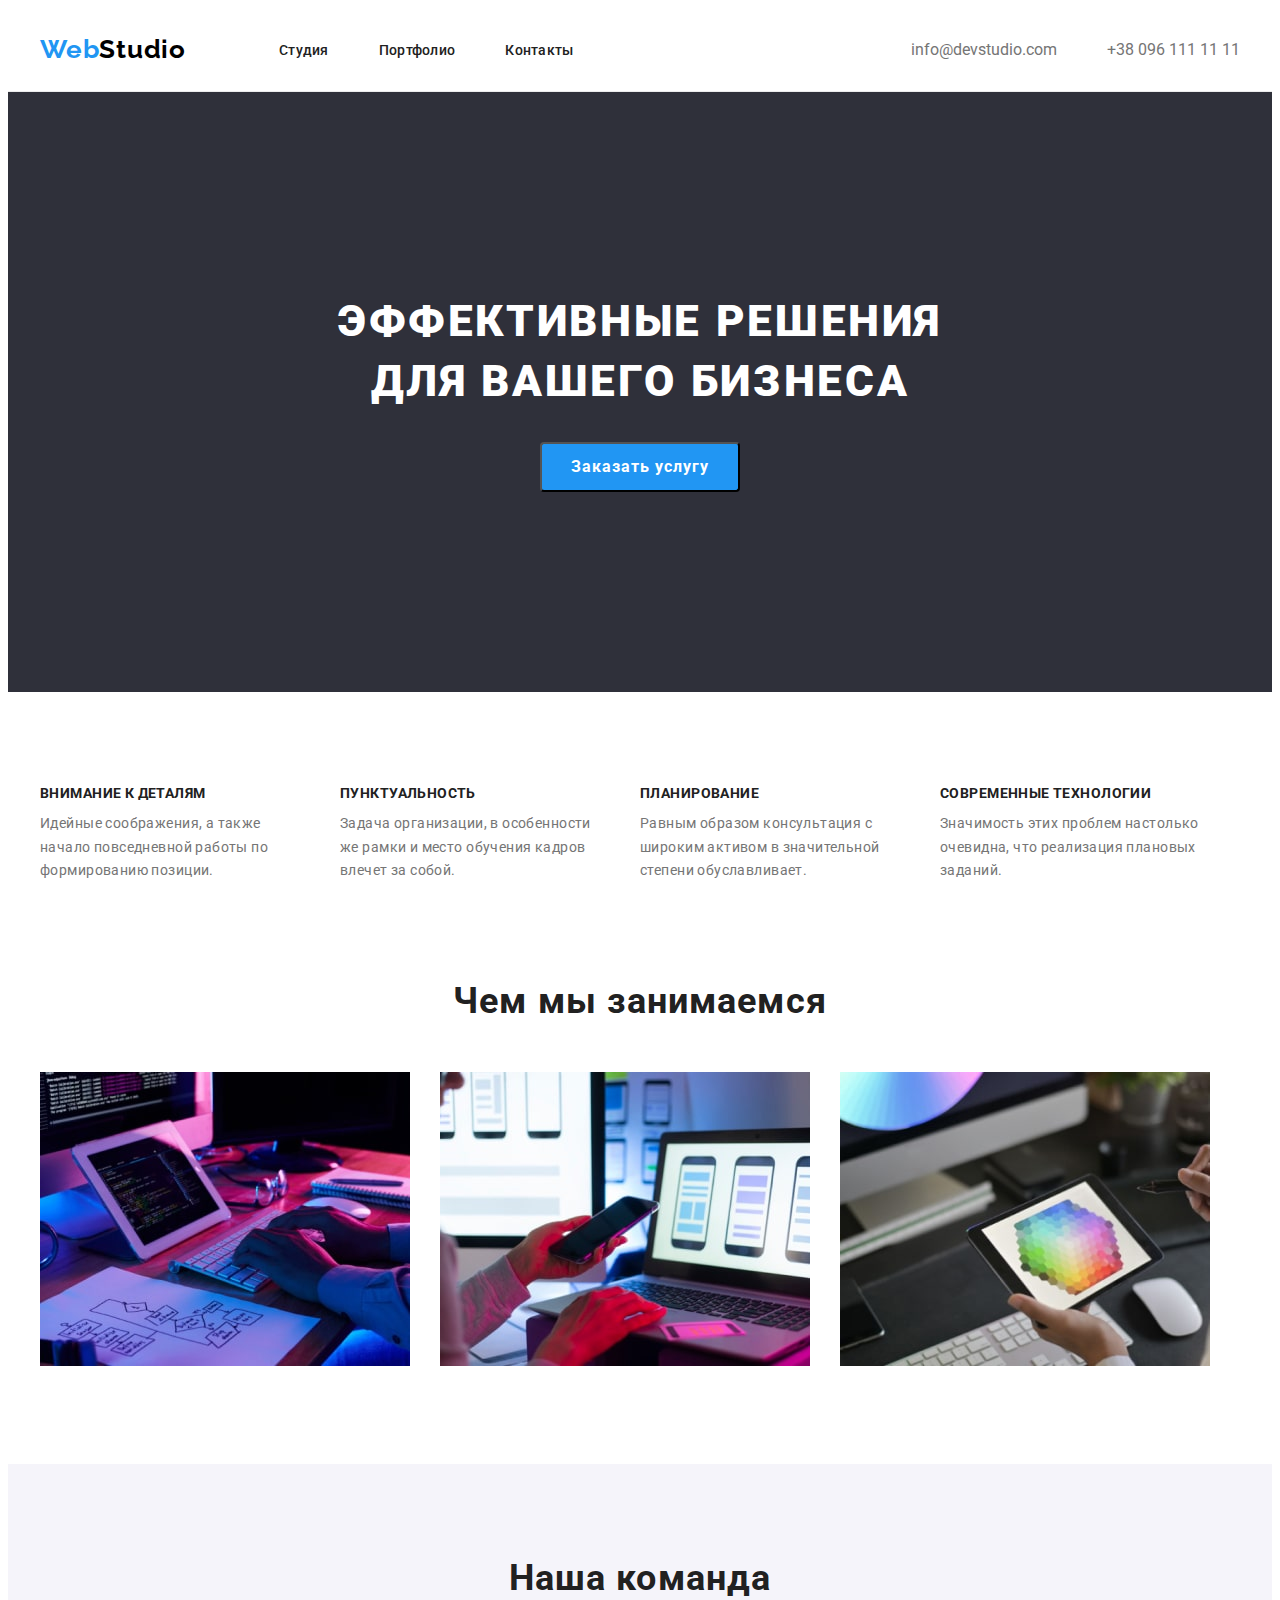
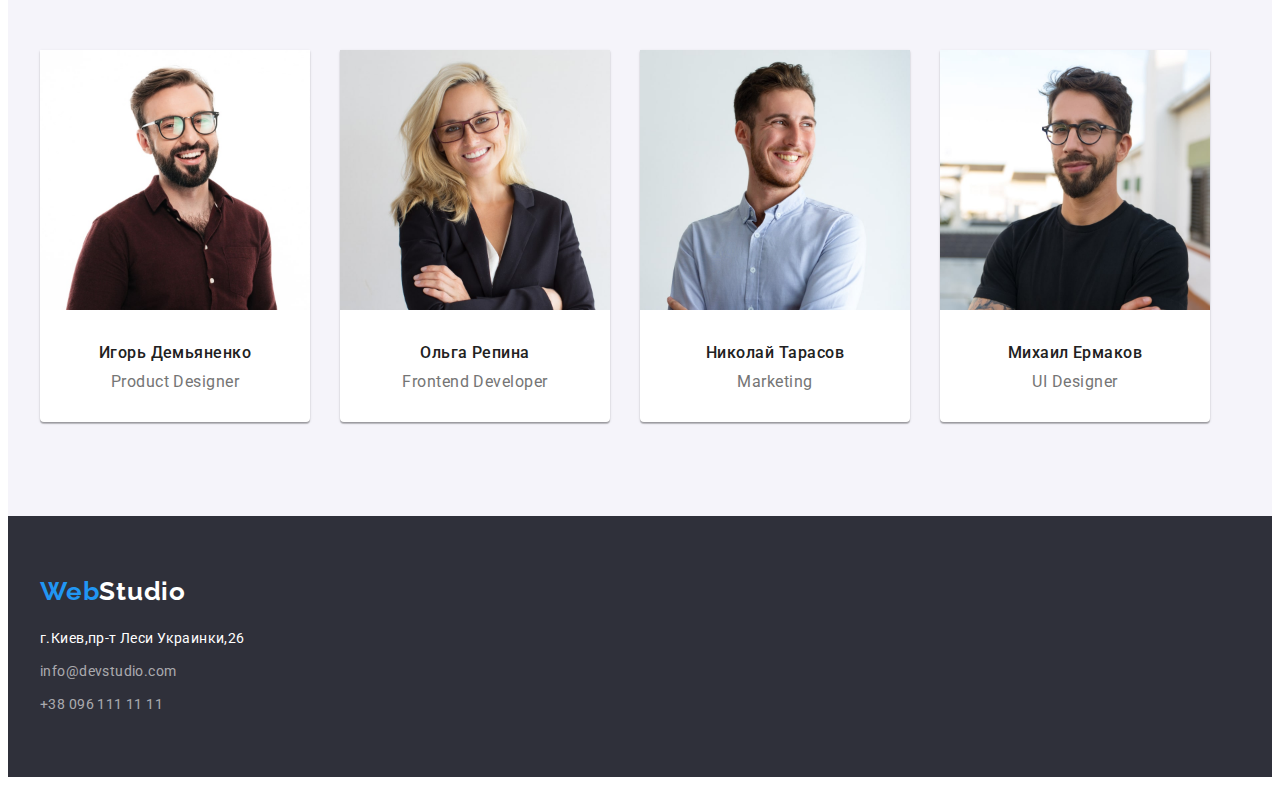
<file: index.html>
<!DOCTYPE html>
<html lang="ru">

<head>
    <meta charset="UTF-8">
    <meta http-equiv="X-UA-Compatible" content="IE=edge">
    <meta name="viewport" content="width=device-width, initial-scale=1.0">
    <title>WebStudio</title>
    <link rel="stylesheet" href="https://cdnjs.cloudflare.com/ajax/libs/modern-normalize/1.1.0/modern-normalize.min.css" integrity="sha512-wpPYUAdjBVSE4KJnH1VR1HeZfpl1ub8YT/NKx4PuQ5NmX2tKuGu6U/JRp5y+Y8XG2tV+wKQpNHVUX03MfMFn9Q==" crossorigin="anonymous" referrerpolicy="no-referrer" />
    <link rel="stylesheet" href="./css/style.css">
    <link rel="preconnect" href="https://fonts.googleapis.com">
    <link rel="preconnect" href="https://fonts.gstatic.com" crossorigin>
    <link href="https://fonts.googleapis.com/css2?family=Roboto:wght@400;500;700;900&display=swap" rel="stylesheet">
    <link rel="preconnect" href="https://fonts.googleapis.com">
    <link rel="preconnect" href="https://fonts.gstatic.com" crossorigin>
    <link href="https://fonts.googleapis.com/css2?family=Raleway:wght@700&display=swap" rel="stylesheet">   
</head>

<body>
    <header class="header">
        <div class="container header-container">
            <nav class="page-header-container">
                <a class="nav-logo" lang="en" href="./index.html"><span class="logo-first">Web</span><span
                    class="logo-second">Studio</span></a>
                
                <ul class="nav-menu">
                    <li class="menu"><a class="item" href="./index.html">Студия</a></li>
                    <li class="menu"><a class="item" href="./portfolio.html">Портфолио</a></li>
                    <li class="menu"><a class="item" href="">Контакты</a></li>
                </ul>
            </nav>
            <div class="header-right">
                <a class="item-connect" href="mailto:info@devstudio.com">info@devstudio.com</a>
                <a class="item-connect" href="tel:+380961111111">+38 096 111 11 11</a>
            </div>   
       </div>
    </header>

    <main>
        <section class="page-main-hero">
            <h1 class="main-hero">Эффективные решения для вашего бизнеса</h1>
            <button class="btn-first" type="button">Заказать услугу</button>
        </section>

        <section class="discription-a">
            <div class="container">
                <ul class="discription">
                    <li class="discription-list">
                        <h3 class="discription-h">Внимание к деталям</h3>
                        <p class="discription-p">Идейные соображения, а также начало повседневной работы по формированию позиции.</p>
                    </li>
                    <li class="discription-list">
                        <h3 class="discription-h">Пунктуальность</h3>
                        <p class="discription-p">Задача организации, в особенности же рамки и место обучения кадров влечет за собой.</p>
                    </li>
                    <li class="discription-list">
                        <h3 class="discription-h">Планирование</h3>
                        <p class="discription-p">Равным образом консультация с широким активом в значительной степени обуславливает.</p>
                    </li>
                    <li class="discription-list">
                        <h3 class="discription-h">Современные технологии</h3>
                        <p class="discription-p">Значимость этих проблем настолько очевидна, что реализация плановых заданий.</p>
                    </li>
                </ul>
            </div>
            
        </section>

        <section class="main-job">
            <div class="container">
                <h2 class="photo">Чем мы занимаемся</h2>
                <ul class="tt-decor list-job">
                    <li class="image-list"><img src="./images/images-job/img1.jpg" width="370" height="294"
                            alt="Человек работает на планшете и стационарном компьютере"></li>
                    <li class="image-list"><img src="./images/images-job/img2.jpg" width="370" height="294"></li>
                    <li class="image-list"><img src="./images/images-job/img3.jpg" width="370" height="294"
                            alt="Человек держит планшет с цветным графичным изображением"></li>
                </ul>
            </div>
            
        </section>

        <section class="section-command">
            <div class="container">
                <h2 class="command">Наша команда</h2>
                <ul class="discription">
                    <div class="card-command">
                        <li class="people-command">
                            <img src="./images/img-command/img1.jpg" width="270" height="260" alt="Сотрудник компании">
                            <h3 class="name">Игорь Демьяненко</h3>
                            <p class="profession" lang="en">Product Designer</p>
                        </li>
                    </div>
                    <div class="card-command">
                        <li class="people-command">
                            <img src="./images/img-command/img2.jpg" width="270" height="260" alt="Сотрудник компании">
                            <h3 class="name">Ольга Репина</h3>
                            <p class="profession" lang="en">Frontend Developer</p>
                        </li>
                    </div>
                    <div class="card-command">
                        <li class="people-command">
                            <img src="./images/img-command/img3.jpg" width="270" height="260" alt="Сотрудник компании">
                            <h3 class="name">Николай Тарасов</h3>
                            <p class="profession" lang="en">Marketing</p>
                        </li>
                    </div>
                    <div class="card-command">
                        <li class="people-command">
                            <img src="./images/img-command/img4.jpg" width="270" height="260" alt="Сотрудник компании">
                            <h3 class="name">Михаил Ермаков</h3>
                            <p class="profession" lang="en">UI Designer</p>
                        </li>
                    </div>
                </ul>
                </section>
                </main>
            </div>
            

    <footer class="footer">
        <div class="container">
            <a class="logo-footer" lang="en" href="./index.html"><span class="logo-first">Web</span><span
                    class="logo-second-w">Studio</span></a>
            <ul class="tt-decor">
                <li class="footer-contact"><a class="map-item" href="https://goo.gl/maps/ncEjKkmwe7wm9tHb9"
                        rel="noopener noreferrer">г.Киев,пр-т Леси Украинки,26</a></li>
                <li class="footer-contact"><a class="email" href="mailto:info@devstudio.com">info@devstudio.com</a></li>
                <li class="footer-contact"><a class="tel" href="tel:+380961111111">+38 096 111 11 11</a></li>
            </ul>
        </div>
        
        </footer>
</body>
</html>
</file>
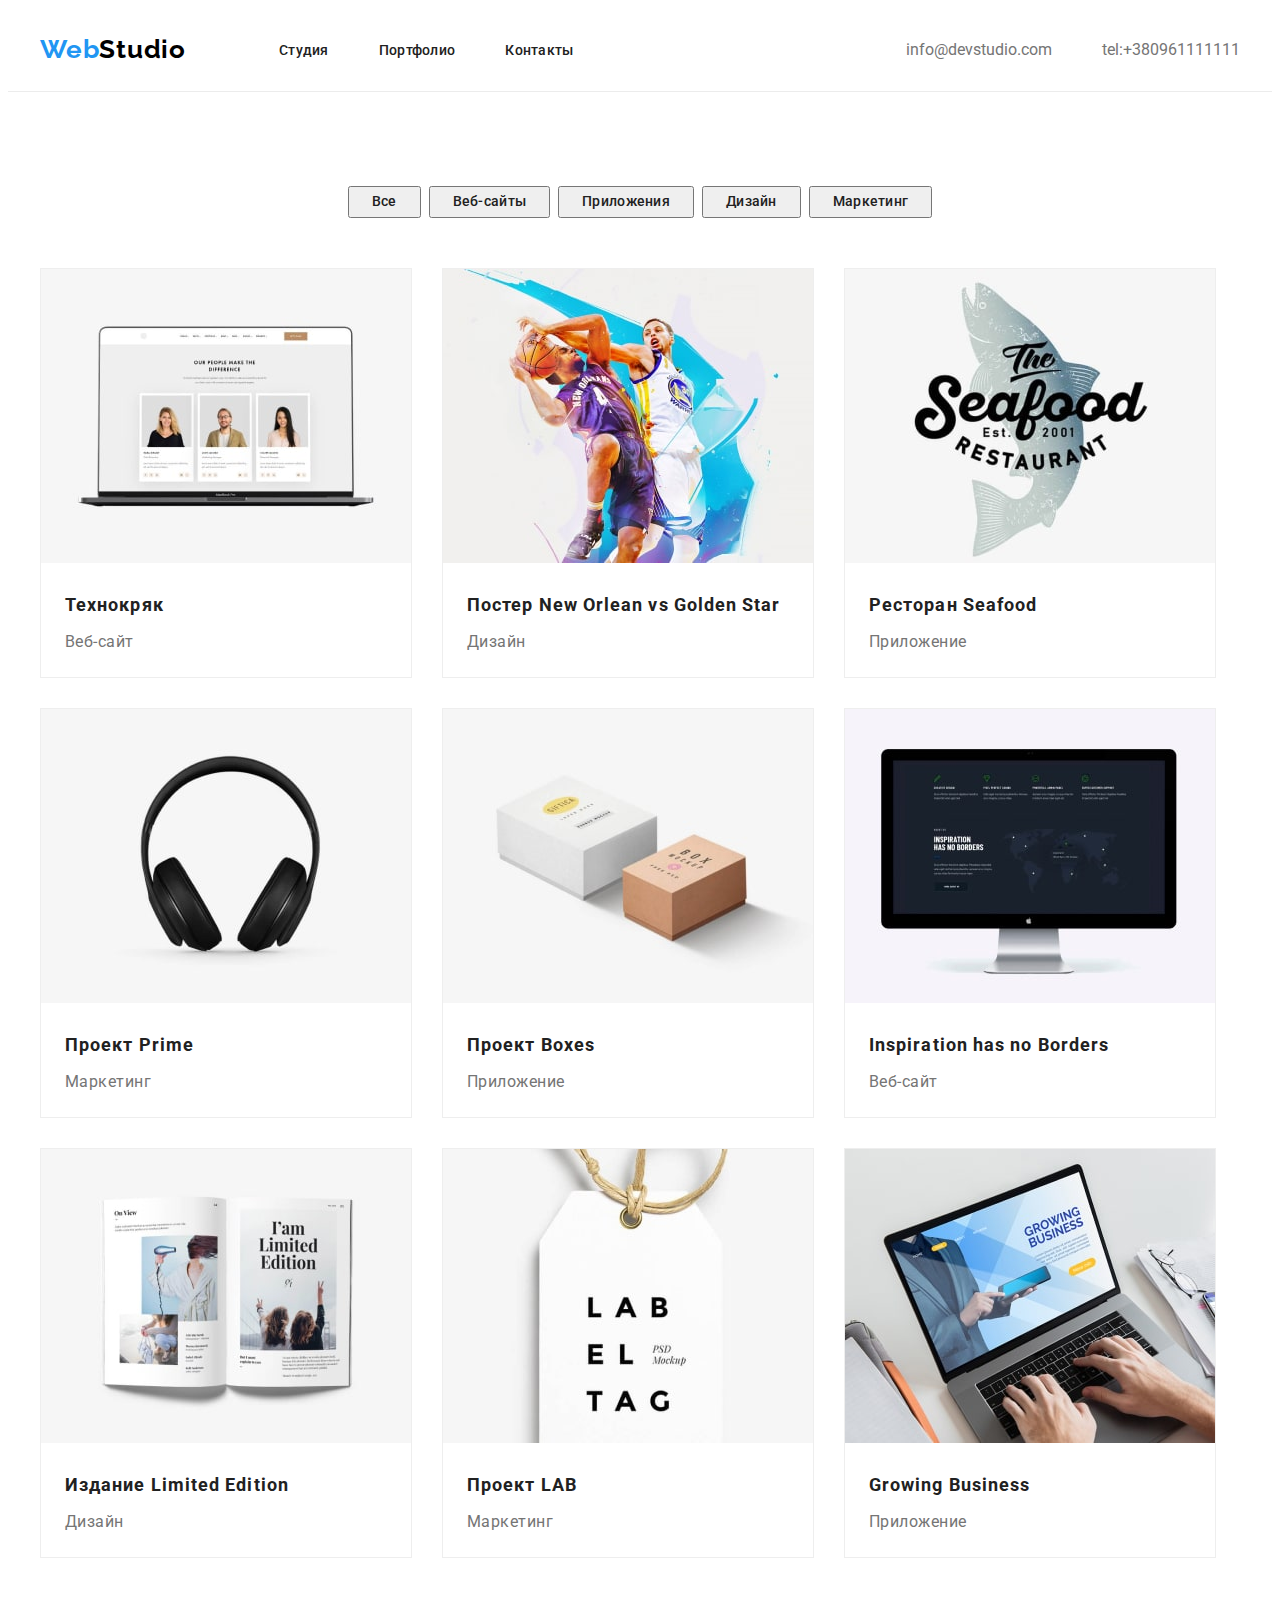
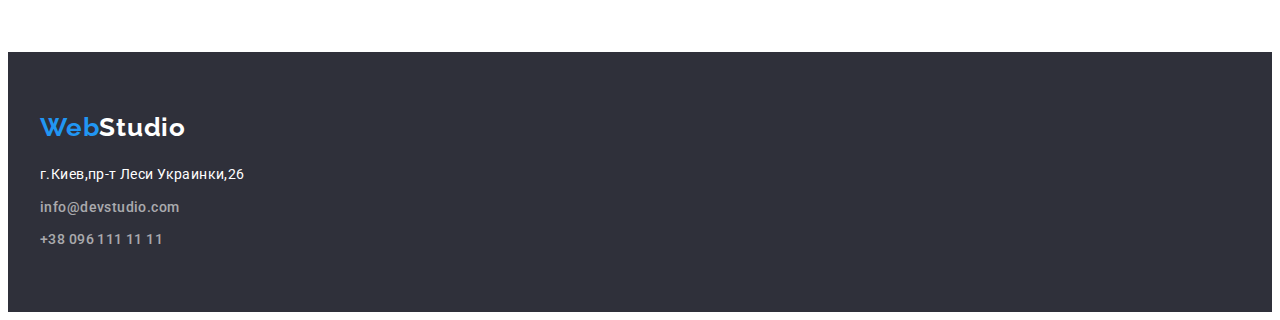
<file: portfolio.html>
<!DOCTYPE html>
<html lang="ru">

<head>
    <meta charset="UTF-8">
    <meta http-equiv="X-UA-Compatible" content="IE=edge">
    <meta name="viewport" content="width=device-width, initial-scale=1">
    <title>Портфолио</title>
    <link rel="stylesheet" href="https://cdnjs.cloudflare.com/ajax/libs/modern-normalize/1.1.0/modern-normalize.min.css"
        integrity="sha512-wpPYUAdjBVSE4KJnH1VR1HeZfpl1ub8YT/NKx4PuQ5NmX2tKuGu6U/JRp5y+Y8XG2tV+wKQpNHVUX03MfMFn9Q=="
        crossorigin="anonymous" referrerpolicy="no-referrer" />
    <link rel="stylesheet" href="./css/style.css">
    <link rel="preconnect" href="https://fonts.googleapis.com">
    <link rel="preconnect" href="https://fonts.gstatic.com" crossorigin>
    <link href="https://fonts.googleapis.com/css2?family=Roboto:wght@400;500;700;900&display=swap" rel="stylesheet">
    <link rel="preconnect" href="https://fonts.googleapis.com">
    <link rel="preconnect" href="https://fonts.gstatic.com" crossorigin>
    <link href="https://fonts.googleapis.com/css2?family=Raleway:wght@700&display=swap" rel="stylesheet">
</head>

<body>
    <header class="header">
        <div class="container header-container">
            <nav class="page-header-container">
                <a class="nav-logo" lang="en" href="./index.html"> <span class="logo-first">Web</span><span
                        class="logo-second">Studio</span></a>
                <ul class="nav-menu">
                    <li class="menu"><a class="item" href="./index.html">Студия</a></li>
                    <li class="menu"><a class="item" href="./portfolio.html">Портфолио</a></li>
                    <li class="menu"><a class="item" href="">Контакты</a></li>
                </ul>
            </nav>
            <div class="header-right">
                <a class="item-connect" href="mailto:info@devstudio.com">info@devstudio.com</a>
                <a class="item-connect" href="tel:+380961111111">tel:+380961111111</a>
            </div>
        </div>
     </header>
        <main>
            <section class="main-section">
                <div class="container" >
                    <ul class="tt-decor menu-content">
                            <li class="menu-nav"><button class="item-menu btn-second" type="button">Все</button>
                            <li class="menu-nav"><button class="item-menu btn-second" type="button">Веб-сайты</button>
                            <li class="menu-nav"><button class="item-menu btn-second" type="button">Приложения</button>
                            <li class="menu-nav"><button class="item-menu btn-second" type="button">Дизайн</button>
                            <li class="menu-nav"><button class="item-menu btn-second" type="button">Маркетинг</button>
                    </ul>
                    
                    <ul class="tt-decor card">
                        <li class="card-item">
                            <img src="./images/im-port/img1-min.jpg" alt="">
                            <div class="card-border">
                                <h3 class="project">Технокряк</h3>
                                <p class="view">Веб-сайт</p>
                            </div>
                        </li>
                        
                        <li class="card-item">
                            <img src="./images/im-port/img2-min.jpg" alt="">
                            <div class="card-border">
                                <h3 class="project">Постер <span lang="en">New Orlean vs Golden Star</span></h3>
                                <p class="view">Дизайн</p>
                            </div>
                        </li>
                    
                        <li class="card-item">
                            <img src="./images/im-port/img3-min.jpg" alt="">
                            <div class="card-border">
                                <h3 class="project">Ресторан <span lang="en">Seafood</span></h3>
                                <p class="view">Приложение</p>
                            </div>
                        </li>
                        
                        <li class="card-item">
                            <img src="./images/im-port/img4-min.jpg" alt="">
                            <div class="card-border">
                                <h3 class="project">Проект <span lang="en">Prime</span></h3>
                                <p class="view">Маркетинг</p>
                            </div>
                        </li>
                        
                        <li class="card-item">
                            <img src="./images/im-port/img5-min.jpg" alt="">
                            <div class="card-border">
                                <h3 class="project">Проект <span lang="en">Boxes</span></h3>
                                <p class="view">Приложение</p>
                            </div>
                        </li>
                        
                        <li class="card-item">
                             <img src="./images/im-port/img6-min.jpg" alt="">
                             <div class="card-border">
                                <h3 class="project" lang="en">Inspiration has no Borders</h3>
                                <p class="view">Веб-сайт</p>
                            </div>
                        </li>
                        
                        <li class="card-item">
                            <img src="./images/im-port/img7-min.jpg" alt="">
                            <div class="card-border">
                                <h3 class="project">Издание <span lang="en">Limited Edition</span></h3>
                                <p class="view">Дизайн</p>
                            </div>
                        </li>
                        
                        <li class="card-item">
                            <img src="./images/im-port/img8-min.jpg" alt="">
                            <div class="card-border">
                                <h3 class="project">Проект <span lang="en">LAB</span></h3>
                                <p class="view">Маркетинг</p>
                            </div>
                         </li>
                        
                        <li class="card-item">
                            <img src="./images/im-port/img9-min.jpg" alt="">
                            <div class="card-border">
                                <h3 class="project" lang="en">Growing Business</h3>
                                <p class="view">Приложение</p>
                            </div>
                                
                        </li>
                    </ul>
                </div>
        </main>

    <footer class="footer">
        <div class="container">
            <a class="logo-footer" lang="en" href="./index.html"> <span class="logo-first">Web</span><span
                    class="logo-second-w">Studio</span> </a>
            <ul class="tt-decor">
                <li class="footer-contact"><a class="map-item tt-decor" href="https://goo.gl/maps/ncEjKkmwe7wm9tHb9" rel="noopener noreferrer">г.Киев,пр-т
                        Леси Украинки,26</a>
                </li>
                <li class="footer-contact"><a class="email item tt-decor" href="mailto:info@devstudio.com">info@devstudio.com</a></li>
                <li class="footer-contact"><a class="tel item tt-decor" href="tel:+380961111111">+38 096 111 11 11</a></li>
            </ul>
        </div>
        
    </footer>

</body>
</html>
</file>
<file: css/style.css>
:root {
  --logo: #2196f3;
  --text: #212121;
  --title: #ffffff;
  --main-text-color: #757575;
}

body {
  font-family: Roboto, sans-serif;
  color: #212121;
}

h1,
h2,
h3,
p {
  margin-top: 0;
  margin-bottom: 0;
}

ul {
  margin-top: 0;
  margin-bottom: 0;
  margin-left: 0;
  margin-right: 0;
  padding-left: 0;
  padding-right: 0;
}

/* .tt-decor {
  text-decoration: none;
  list-style: none;
}

.list {
  font-weight: 500;
  font-size: 14px;
  line-height: 1.14;
  letter-spacing: 0.02em;
  color: var(--text);
}


.item {
  font-weight: 500;
  font-size: 14px;
  line-height: 1.14;
  letter-spacing: 0.02em;
  color: var(--text);
  text-decoration: none;
  list-style: none;
*/

/*------------Header------------*/

.container {
  width: 1200px;
  padding-right: 15px;
  padding-left: 15px;
  margin: 0 auto;
  /* justify-content: center;
  flex-wrap: wrap; */
}

.header-container {
  display: flex;
  align-items: center;
  margin-left: auto;
}

.header {
  border-bottom: 1px solid #ececec;
}

.page-header-container {
  display: flex;
  align-items: center;
}

.nav-logo {
  text-decoration: none;
  list-style: none;
  margin-right: 93px;
  padding-top: 25px;
  padding-bottom: 25px;
}

.nav-menu {
  display: flex;
  align-items: center;
  text-decoration: none;
  list-style: none;
  padding-top: 32px;
  padding-bottom: 32px;
}

.header-right {
  margin-left: auto;
  display: flex;
  align-items: center;
  text-decoration: none;
  list-style: none;
  padding-top: 32px;
  padding-bottom: 32px;
}

/* .nav-contact {
  display: flex;
  align-items: center;
  margin-left: 0px auto;
  padding-top: 25px;
  padding-bottom: 25px;
  text-decoration: none;
  list-style: none;
} */

.nav-contact-list {
  padding-right: 50px;
}

.tt-decor {
  text-decoration: none;
  list-style: none;
}

.logo-second {
  font-family: Raleway;
  color: #000;
  font-weight: 700;
  font-size: 26px;
  line-height: 1.19;
  letter-spacing: 0.03em;
}

.logo-first {
  font-family: Raleway;
  font-weight: 700;
  font-size: 26px;
  line-height: 1.19;
  letter-spacing: 0.03em;
  color: #2196f3;
}

.logo-second-w {
  font-family: Raleway;
  font-weight: 700;
  font-size: 26px;
  line-height: 1.19;
  letter-spacing: 0.03em;
  color: #ffffff;
}

.item {
  font-weight: 500;
  font-size: 14px;
  line-height: 1.14;
  letter-spacing: 0.02em;
  color: var(--text);
  text-decoration: none;
  list-style: none;
}

.menu:not(:last-child) {
  padding-right: 50px;
}

.item:hover,
.item:focus {
  color: var(--logo);
}

.item-connect {
  display: block;
  color: var(--main-text-color);
  text-decoration: none;
  list-style: none;
}

.item-connect:not(:last-child) {
  padding-right: 50px;
}

.item-connect:hover,
.item-connect:focus {
  color: var(--logo);
}

/*------------HERO------------*/

.main-section {
  padding-top: 94px;
  padding-bottom: 94px;
}

.page-main-hero {
  text-align: center;
  padding-top: 200px;
  margin: 0 auto;
  padding-bottom: 200px;
  background: #2f303a;
}

.main-hero {
  font-weight: 900;
  font-size: 44px;
  line-height: 1.36;
  width: 696px;
  margin: 0 auto;
  letter-spacing: 0.06em;
  margin-bottom: 30px;
  text-transform: uppercase;
  color: var(--title);
}

.btn-first {
  font-family: Roboto;
  font-style: normal;
  font-weight: bold;
  font-size: 16px;
  line-height: 1.87;
  border-radius: 4px;
  margin: 0 auto;
  width: 200px;
  height: 50px;
  cursor: pointer;
  text-align: center;
  letter-spacing: 0.06em;
  color: var(--title);
  background-color: var(--logo);
}

.btn-second {
  font-family: Roboto;
  font-style: normal;
  font-weight: 500;
  font-size: 16px;
  line-height: 1.62;
  cursor: pointer;
  text-align: center;
  letter-spacing: 0.03em;
  color: var(--text);
}

.btn-second:hover,
.btn-second:focus {
  background-color: var(--logo);
}

.menu-content {
  margin-bottom: 50px;
  display: flex;
  justify-content: center;
}

.menu-nav:not(:last-child) {
  padding-right: 8px;
}

.item-menu {
  font-weight: 500;
  font-size: 14px;
  padding: 6px 22px;
  line-height: 1.14;
  letter-spacing: 0.02em;
  color: var(--text);
  text-decoration: none;
  list-style: none;
}

.item-menu:hover,
.item-menu:focus {
  color: var(--title);
}

/* .main-discription {
  display: flex;
  width: 1200px;
  padding-right: 15px;
  padding-left: 15px;
  margin: 0 auto;
  margin-bottom: 94px;
  align-items: center;
}  */

.discription {
  display: flex;
  /* width: 1200px; */
  /* justify-content: center; */
  text-decoration: none;
  list-style: none;
}

.discription-a {
  padding-bottom: 94px;
  padding-top: 94px;
}

.discription-list {
  width: 270px;
  height: 101px;
}

.discription-list:not(:last-child) {
  margin-right: 30px;
}

.discription-h {
  font-weight: 700;
  font-size: 14px;
  line-height: 1.14;
  letter-spacing: 0.03em;
  margin-top: 0;
  margin-bottom: 10px;
  text-transform: uppercase;
  color: var(--text);
}

.discription-p {
  font-weight: 400px;
  font-style: normal;
  font-size: 14px;
  line-height: 1.71;
  margin-top: 0;
  letter-spacing: 0.03em;
  color: var(--main-text-color);
}

/* .container-job {
  display: flex;
  width: 1200px;
  align-items: center;
} */

/* .job {
  width: 1200px;
  display: flex;
  align-items: center;
  justify-content: center;
} */

.image-list:not(:last-child) {
  margin-right: 30px;
}

.photo {
  font-style: normal;
  font-weight: bold;
  font-size: 36px;
  line-height: 1.16;
  text-align: center;
  margin-bottom: 50px;
  letter-spacing: 0.03em;
  color: var(--text);
  margin-top: 0;
}

.main-job {
  padding-bottom: 94px;
}

.list-job {
  display: flex;
}

.command {
  font-weight: bold;
  font-size: 36px;
  line-height: 1.16;
  text-align: center;
  margin-bottom: 50px;
  letter-spacing: 0.03em;
  color: var(--text);
}

/* .people-command:not(:last-child) {
  padding-right: 30px;
} */

.name {
  font-weight: 500;
  font-size: 16px;
  line-height: 1.18;
  text-align: center;
  padding-top: 30px;
  padding-bottom: 10px;
  letter-spacing: 0.03em;
  color: var(--text);
}

.profession {
  font-size: 16px;
  line-height: 1.18;
  text-align: center;
  padding-bottom: 30px;
  letter-spacing: 0.03em;
  color: var(--main-text-color);
}

.project {
  font-weight: bold;
  font-size: 18px;
  line-height: 2;
  letter-spacing: 0.06em;
  /* padding-top: 20px; */
  padding-bottom: 4px;
  color: var(--text);
}

.view {
  font-size: 16px;
  line-height: 1.87;
  letter-spacing: 0.03em;
  color: var(--main-text-color);
}

.section-command {
  padding-bottom: 94px;
  padding-top: 94px;
  background: #f5f4fa;
}

.card {
  display: flex;
  flex-wrap: wrap;
}

.card-item {
  width: 370px;
  border: 1px solid #eeeeee;
  margin-right: 30px;
  margin-bottom: 30px;
}

.card-item:nth-child(3n) {
  margin-right: 0;
}

.card-item:nth-last-child(-n + 3) {
  margin-bottom: 0;
}

.card-border {
  padding: 20px 24px;
}

.card-command {
  border-radius: 0px 0px 4px 4px;
  background-color: #ffffff;
  box-shadow: 0px 1px 3px rgba(0, 0, 0, 0.12), 0px 1px 1px rgba(0, 0, 0, 0.14),
    0px 2px 1px rgba(0, 0, 0, 0.2);
}

.card-command:not(:last-child) {
  margin-right: 30px;
}

/*------------FOOTER------------*/

.footer {
  background-color: #2f303a;
  padding-top: 60px;
  padding-bottom: 60px;
}

.logo-footer {
  display: block;
  padding-bottom: 20px;
  text-decoration: none;
  list-style: none;
}

.map-item {
  font-size: 14px;
  line-height: 1.71;
  letter-spacing: 0.03em;
  text-decoration: none;
  list-style: none;
  color: var(--title);
}

.email,
.tel {
  font-size: 14px;
  line-height: 1.71;
  letter-spacing: 0.03em;
  text-decoration: none;
  list-style: none;
  color: rgba(255, 255, 255, 0.6);
}

.map-item:hover,
.map-item:focus {
  color: var(--logo);
}

.email:hover,
.email:focus,
.tel:hover,
.tel:focus {
  color: var(--logo);
}

.footer-contact:not(:last-child) {
  padding-bottom: 9px;
}
</file>
